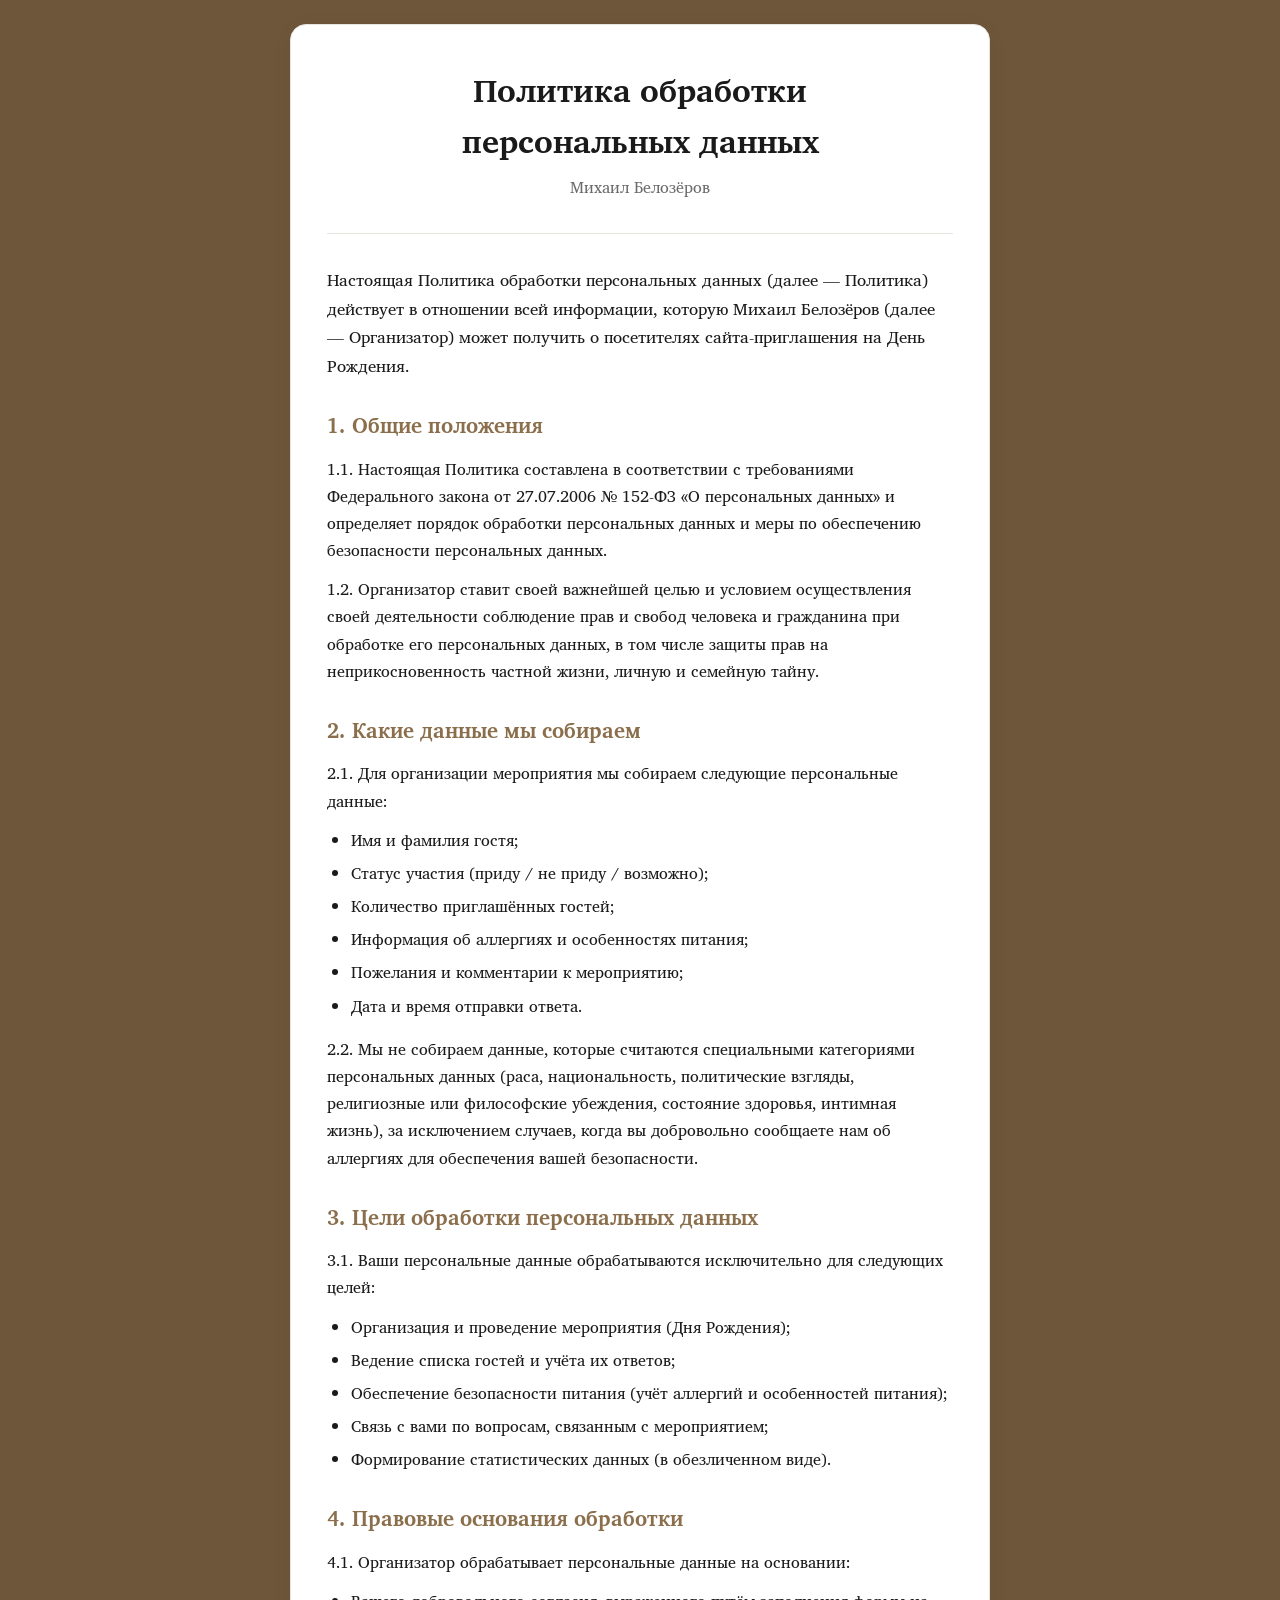
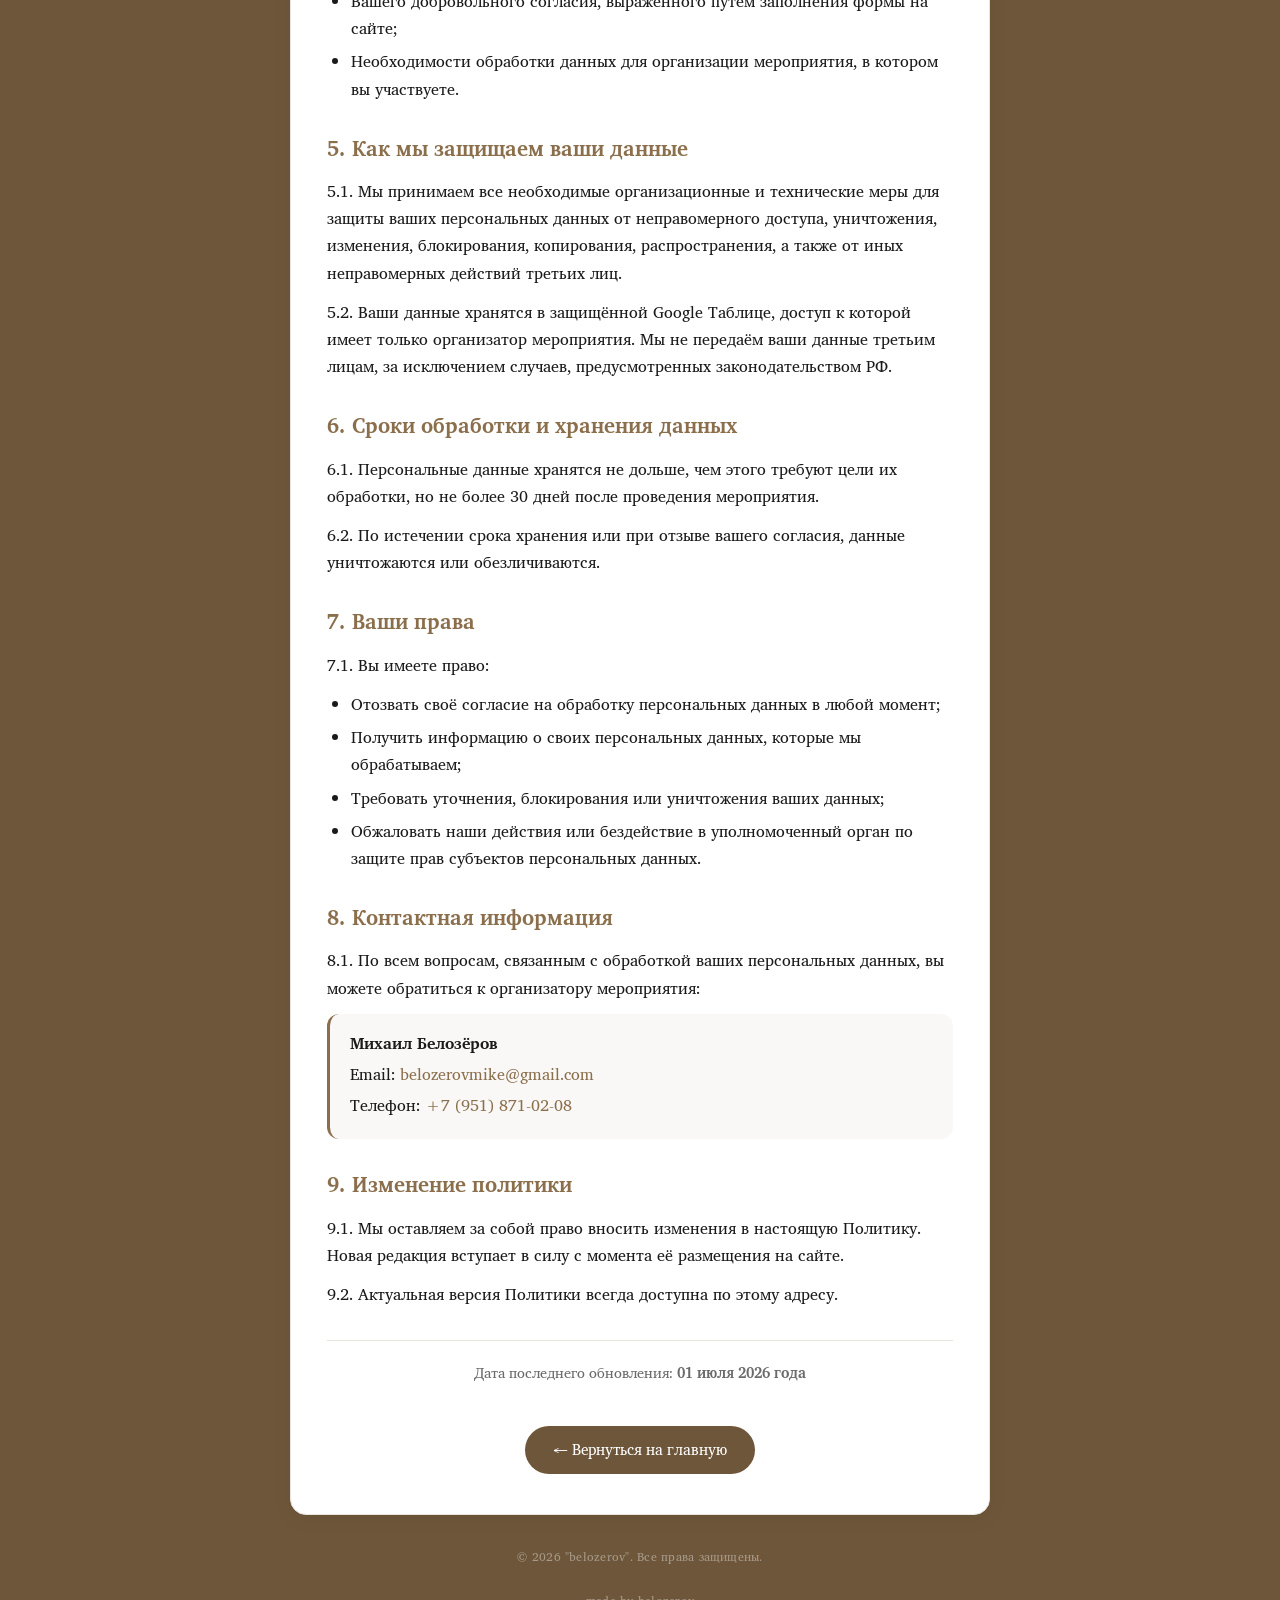
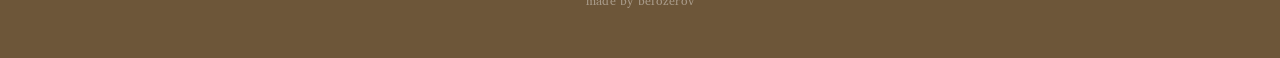
<file: privacy.html>
<!doctype html>
<html lang="ru">
  <head>
    <meta charset="UTF-8" />
    <meta name="viewport" content="width=device-width, initial-scale=1.0" />
    <title>Политика обработки персональных данных | Михаил Белозёров</title>

    <!-- Шрифты -->
    <link rel="preconnect" href="https://fonts.googleapis.com" />
    <link rel="preconnect" href="https://fonts.gstatic.com" crossorigin />
    <link
      href="https://fonts.googleapis.com/css2?family=Charis+SIL:ital,wght@0,400;0,700;1,400;1,700&display=swap"
      rel="stylesheet"
    />
    <link rel="preconnect" href="https://fonts.googleapis.com" />
    <link rel="preconnect" href="https://fonts.gstatic.com" crossorigin />
    <link
      href="https://fonts.googleapis.com/css2?family=Yeseva+One&display=swap"
      rel="stylesheet"
    />

    <link rel="stylesheet" href="privacy.css" />
  </head>
  <body>
    <div class="privacy-page">
      <!-- ШАПКА -->
      <div class="privacy-header">
        <h1 class="privacy-title">
          Политика обработки <br />
          персональных данных
        </h1>
        <p class="privacy-sub">Михаил Белозёров</p>
      </div>

      <!-- СОДЕРЖАНИЕ -->
      <div class="privacy-content">
        <p class="privacy-intro">
          Настоящая Политика обработки персональных данных (далее — Политика)
          действует в отношении всей информации, которую Михаил Белозёров (далее
          — Организатор) может получить о посетителях сайта-приглашения на День
          Рождения.
        </p>

        <h2>1. Общие положения</h2>
        <p>
          1.1. Настоящая Политика составлена в соответствии с требованиями
          Федерального закона от 27.07.2006 № 152-ФЗ «О персональных данных» и
          определяет порядок обработки персональных данных и меры по обеспечению
          безопасности персональных данных.
        </p>
        <p>
          1.2. Организатор ставит своей важнейшей целью и условием осуществления
          своей деятельности соблюдение прав и свобод человека и гражданина при
          обработке его персональных данных, в том числе защиты прав на
          неприкосновенность частной жизни, личную и семейную тайну.
        </p>

        <h2>2. Какие данные мы собираем</h2>
        <p>
          2.1. Для организации мероприятия мы собираем следующие персональные
          данные:
        </p>
        <ul>
          <li>Имя и фамилия гостя;</li>
          <li>Статус участия (приду / не приду / возможно);</li>
          <li>Количество приглашённых гостей;</li>
          <li>Информация об аллергиях и особенностях питания;</li>
          <li>Пожелания и комментарии к мероприятию;</li>
          <li>Дата и время отправки ответа.</li>
        </ul>
        <p>
          2.2. Мы не собираем данные, которые считаются специальными категориями
          персональных данных (раса, национальность, политические взгляды,
          религиозные или философские убеждения, состояние здоровья, интимная
          жизнь), за исключением случаев, когда вы добровольно сообщаете нам об
          аллергиях для обеспечения вашей безопасности.
        </p>

        <h2>3. Цели обработки персональных данных</h2>
        <p>
          3.1. Ваши персональные данные обрабатываются исключительно для
          следующих целей:
        </p>
        <ul>
          <li>Организация и проведение мероприятия (Дня Рождения);</li>
          <li>Ведение списка гостей и учёта их ответов;</li>
          <li>
            Обеспечение безопасности питания (учёт аллергий и особенностей
            питания);
          </li>
          <li>Связь с вами по вопросам, связанным с мероприятием;</li>
          <li>Формирование статистических данных (в обезличенном виде).</li>
        </ul>

        <h2>4. Правовые основания обработки</h2>
        <p>4.1. Организатор обрабатывает персональные данные на основании:</p>
        <ul>
          <li>
            Вашего добровольного согласия, выраженного путём заполнения формы на
            сайте;
          </li>
          <li>
            Необходимости обработки данных для организации мероприятия, в
            котором вы участвуете.
          </li>
        </ul>

        <h2>5. Как мы защищаем ваши данные</h2>
        <p>
          5.1. Мы принимаем все необходимые организационные и технические меры
          для защиты ваших персональных данных от неправомерного доступа,
          уничтожения, изменения, блокирования, копирования, распространения, а
          также от иных неправомерных действий третьих лиц.
        </p>
        <p>
          5.2. Ваши данные хранятся в защищённой Google Таблице, доступ к
          которой имеет только организатор мероприятия. Мы не передаём ваши
          данные третьим лицам, за исключением случаев, предусмотренных
          законодательством РФ.
        </p>

        <h2>6. Сроки обработки и хранения данных</h2>
        <p>
          6.1. Персональные данные хранятся не дольше, чем этого требуют цели их
          обработки, но не более 30 дней после проведения мероприятия.
        </p>
        <p>
          6.2. По истечении срока хранения или при отзыве вашего согласия,
          данные уничтожаются или обезличиваются.
        </p>

        <h2>7. Ваши права</h2>
        <p>7.1. Вы имеете право:</p>
        <ul>
          <li>
            Отозвать своё согласие на обработку персональных данных в любой
            момент;
          </li>
          <li>
            Получить информацию о своих персональных данных, которые мы
            обрабатываем;
          </li>
          <li>
            Требовать уточнения, блокирования или уничтожения ваших данных;
          </li>
          <li>
            Обжаловать наши действия или бездействие в уполномоченный орган по
            защите прав субъектов персональных данных.
          </li>
        </ul>

        <h2>8. Контактная информация</h2>
        <p>
          8.1. По всем вопросам, связанным с обработкой ваших персональных
          данных, вы можете обратиться к организатору мероприятия:
        </p>
        <div class="privacy-contacts">
          <p><strong>Михаил Белозёров</strong></p>
          <p>
            Email:
            <a href="mailto:belozerovmike@gmail.com">belozerovmike@gmail.com</a>
          </p>
          <p>Телефон: <a href="tel:+79518710208">+7 (951) 871-02-08</a></p>
        </div>

        <h2>9. Изменение политики</h2>
        <p>
          9.1. Мы оставляем за собой право вносить изменения в настоящую
          Политику. Новая редакция вступает в силу с момента её размещения на
          сайте.
        </p>
        <p>9.2. Актуальная версия Политики всегда доступна по этому адресу.</p>

        <div class="privacy-footer">
          <p>Дата последнего обновления: <strong>01 июля 2026 года</strong></p>
        </div>
      </div>

      <!-- КНОПКА НАЗАД -->
      <div class="privacy-back">
        <a href="index.html" class="back-link">← Вернуться на главную</a>
      </div>

      <!-- ПОДВАЛ (как в index.html) -->
    </div>
    <div class="footer">
      <div class="copyright">
        <p>© 2026 "belozerov". Все права защищены.</p>
      </div>
      <div class="gh-link-block">
        <a href="https://github.com/Belozerovmi" class="gh-link"
          >made by belozerov</a
        >
      </div>
    </div>
  </body>
</html>
</file>
<file: privacy.css>
/* ============================================
RESET & БАЗОВЫЕ СТИЛИ
============================================ */
*,
*::before,
*::after {
  margin: 0;
  padding: 0;
  box-sizing: border-box;
}

* {
  font-family: "Charis SIL", serif;
  -webkit-tap-highlight-color: transparent;
  -webkit-touch-callout: none;
}

:root {
  --color-body: #6d5639;
  --color-bg: #faf8f6;
  --color-card: #ffffff;
  --color-text: #1a1a1a;
  --color-muted: #6b6b6b;
  --color-border: #e8e4e0;
  --color-accent: #8b6f4c;
  --color-accent-hover: #6d5639;
  --radius: 16px;
  --shadow: 0 4px 24px rgba(0, 0, 0, 0.04);
}

html {
  -webkit-font-smoothing: antialiased;
  -moz-osx-font-smoothing: grayscale;
}

body {
  background: var(--color-body);
  color: var(--color-text);
  line-height: 1.6;
  padding: 24px 20px 48px;
  min-height: 100vh;
  display: flex;
  flex-direction: column;
  align-items: center;
}

/* ============================================
СТРАНИЦА ОБРАБОТКИ ДАННЫХ
============================================ */
.privacy-page {
  max-width: 700px;
  width: 100%;
  margin: 0 auto;
  background: var(--color-card);
  border-radius: var(--radius);
  padding: 40px 36px;
  box-shadow: var(--shadow);
  border: 1px solid var(--color-border);
}

.privacy-header {
  text-align: center;
  padding-bottom: 32px;
  border-bottom: 1px solid var(--color-border);
  margin-bottom: 32px;
}

.privacy-title {
  font-family: "Charis SIL", serif;
  font-size: 2rem;
  margin-bottom: 8px;
  color: var(--color-text);
}

.privacy-sub {
  font-family: "Charis SIL", serif;
  color: var(--color-muted);
  font-size: 1rem;
}

.privacy-content {
  font-family: "Charis SIL", serif;
  line-height: 1.7;
  color: var(--color-text);
}

.privacy-intro {
  margin-bottom: 24px;
  font-size: 1.05rem;
}

.privacy-content h2 {
  font-family: "Charis SIL", serif;
  font-size: 1.3rem;
  margin-top: 28px;
  margin-bottom: 12px;
  color: var(--color-accent);
}

.privacy-content p {
  margin-bottom: 12px;
}

.privacy-content ul {
  padding-left: 24px;
  margin-bottom: 16px;
}

.privacy-content ul li {
  margin-bottom: 6px;
}

.privacy-contacts {
  background: var(--color-bg);
  padding: 16px 20px;
  border-radius: 12px;
  margin: 12px 0 20px;
  border-left: 3px solid var(--color-accent);
}

.privacy-contacts p {
  margin-bottom: 4px;
}

.privacy-contacts a {
  color: var(--color-accent);
  text-decoration: none;
}

.privacy-contacts a:hover {
  text-decoration: underline;
}

.privacy-footer {
  margin-top: 32px;
  padding-top: 20px;
  border-top: 1px solid var(--color-border);
  text-align: center;
  color: var(--color-muted);
  font-size: 0.9rem;
}

.privacy-back {
  text-align: center;
  margin-top: 40px;
}

.back-link {
  display: inline-block;
  padding: 12px 28px;
  background: var(--color-accent-hover);
  color: #ffffff;
  text-decoration: none;
  border-radius: 40px;
  font-family: "Charis SIL", serif;
  font-size: 0.95rem;
  transition: background 0.2s;
  -webkit-tap-highlight-color: transparent;
}

.back-link:hover {
  background: #4a3a2a;
}

/* ============================================
ПОДВАЛ (как в index.html)
============================================ */
.footer {
  display: flex;
  flex-direction: column;
  gap: 10px;
  margin-top: 32px;
  text-align: center;
  font-size: 0.75rem;
  color: #ffffff66;
  letter-spacing: 0.02em;
  font-family: "Charis SIL", serif;
}

.privacy-link-footer {
  color: #ffffff99;
  text-decoration: none;
  font-size: 0.8rem;
}

.privacy-link-footer:hover {
  color: #fde2c1;
  text-decoration: underline;
}

.copyright p {
  color: #ffffff66;
  margin-bottom: 15px;
}

.gh-link {
  color: #ffffff66;
  text-decoration: none;
}

.gh-link:hover {
  color: #fde2c1;
  text-decoration: underline;
}

/* ============================================
АДАПТИВ
============================================ */
@media (max-width: 600px) {
  body {
    padding: 16px 12px 32px;
  }

  .privacy-page {
    padding: 24px 18px;
    border-radius: 12px;
  }

  .privacy-title {
    font-size: 1.5rem;
  }

  .privacy-content h2 {
    font-size: 1.1rem;
  }

  .privacy-intro {
    font-size: 0.95rem;
  }
}

@media (max-width: 400px) {
  .privacy-page {
    padding: 18px 14px;
  }

  .privacy-title {
    font-size: 1.2rem;
  }
}
</file>
